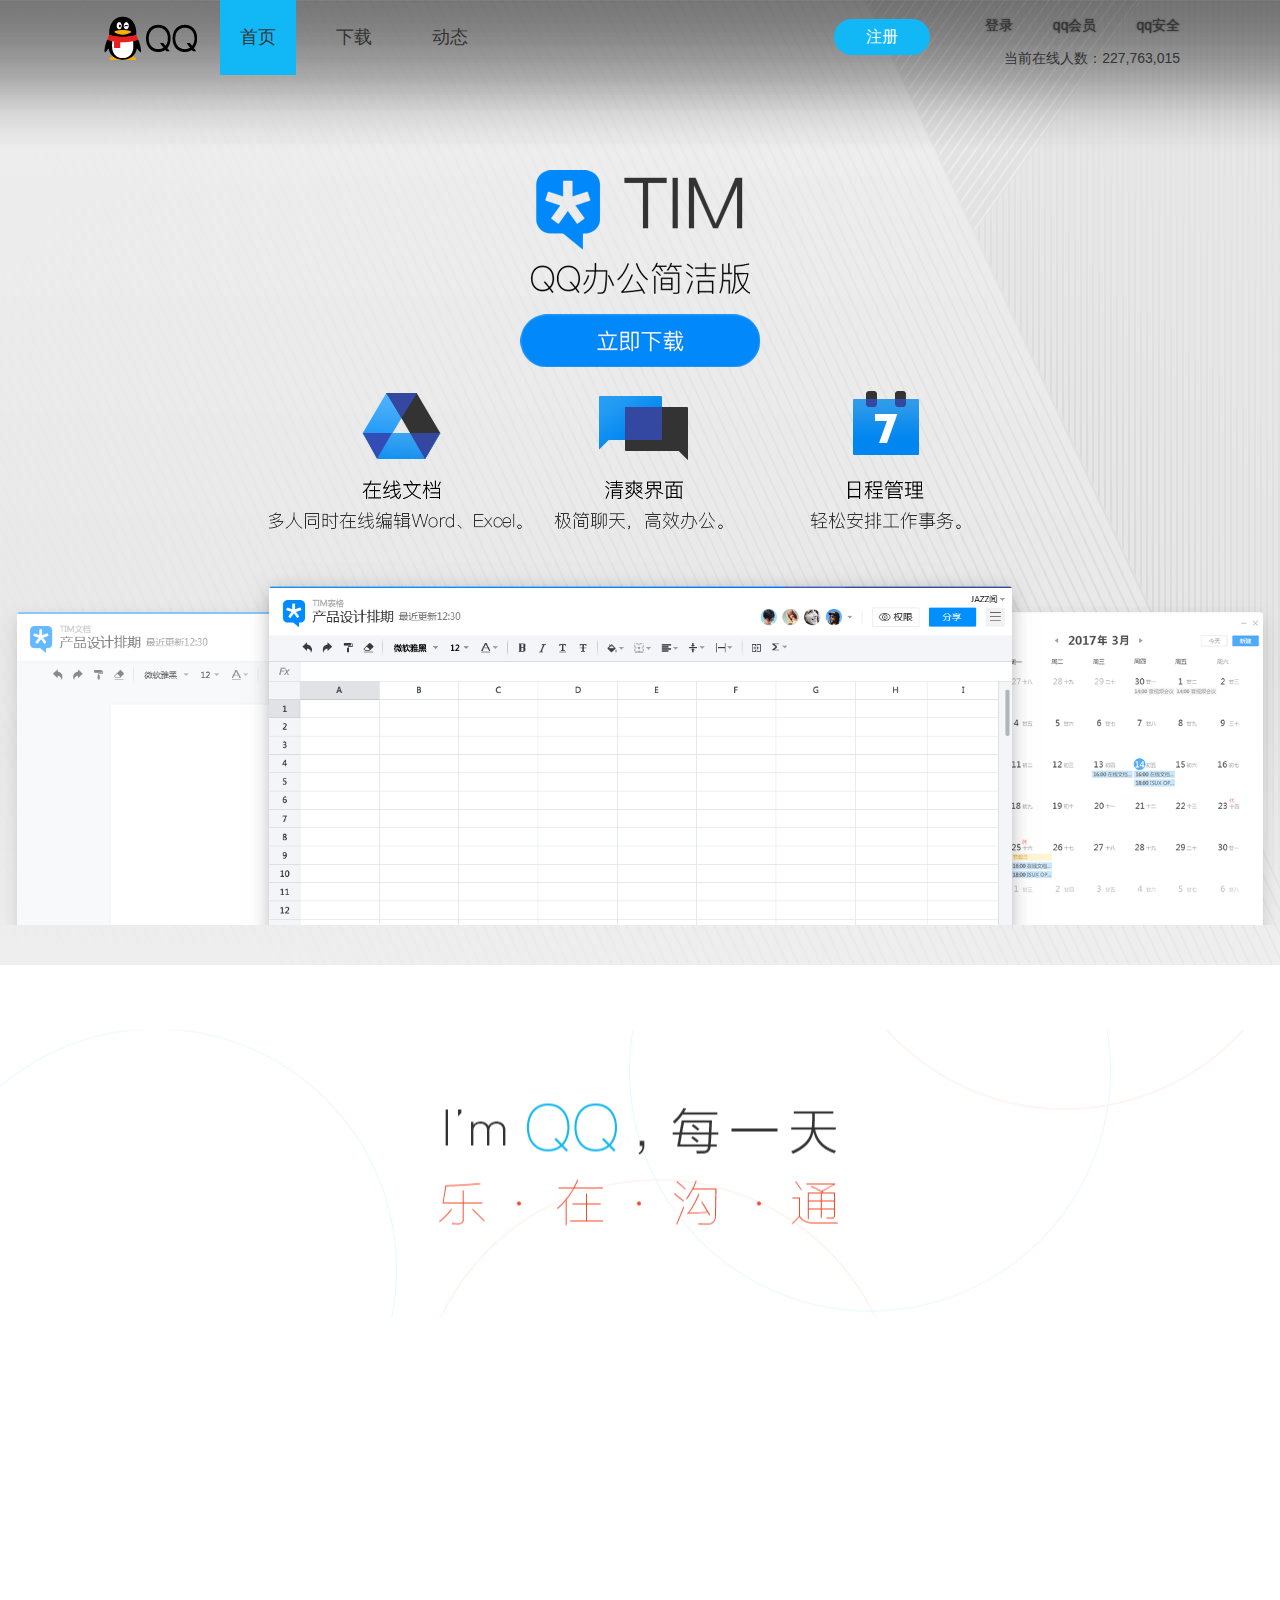
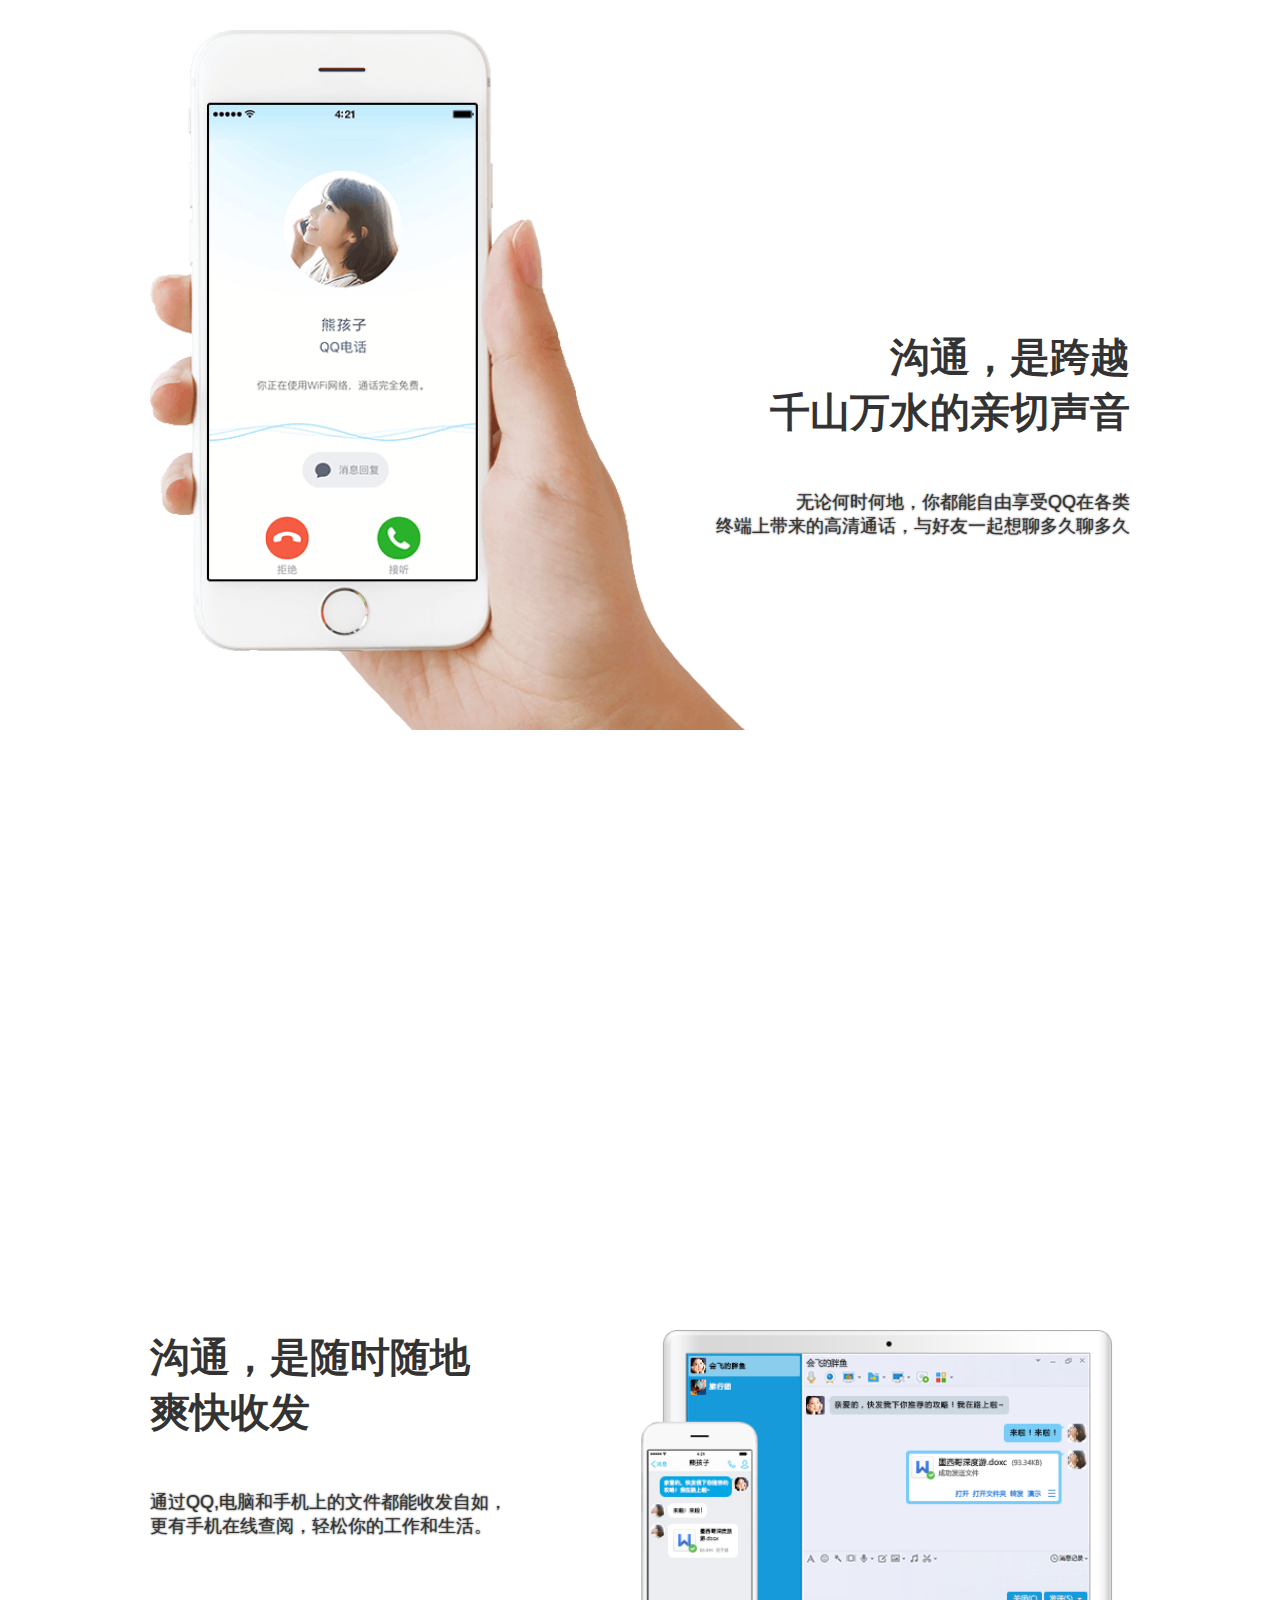
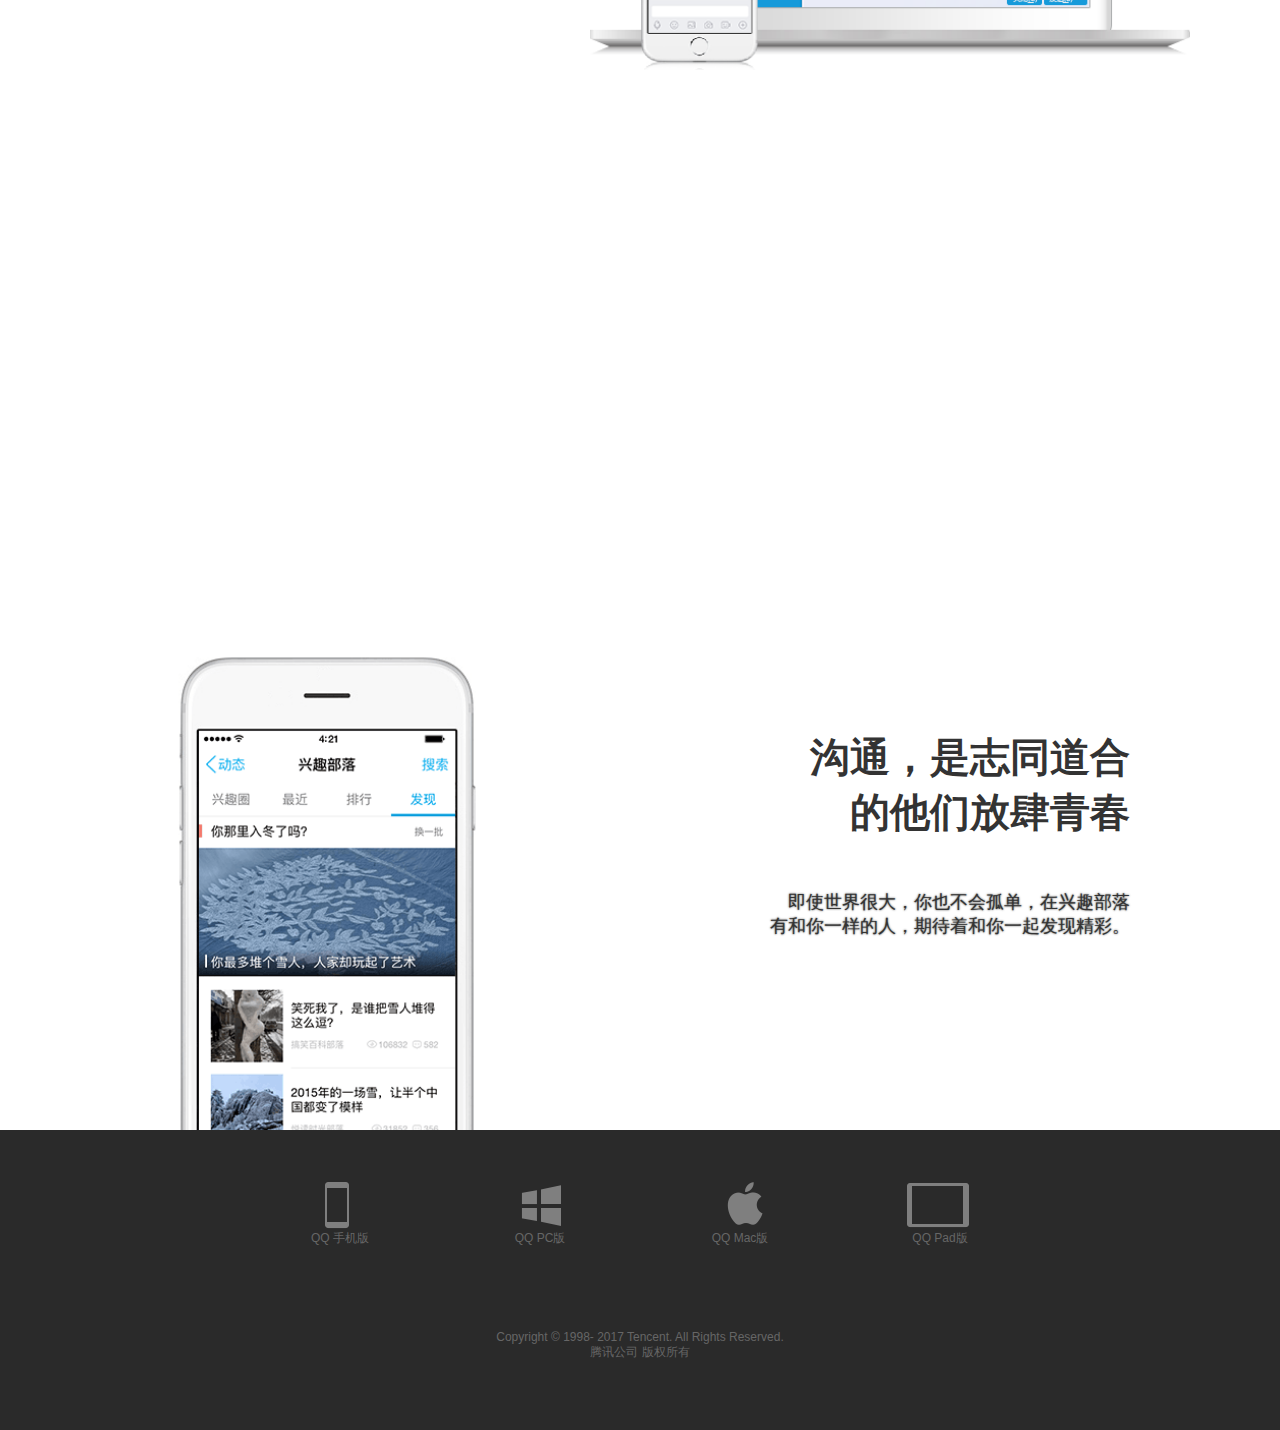
<file: parallax/index.html>
<!DOCTYPE html>
<html lang="en">
<head>
    <meta charset="UTF-8">
    <title>QQTIM</title>
    <link rel="stylesheet" href="css/index.css">
    <!--[if lte IE 8]>
    <script src="js/html5shiv.min.js"></script>
    <![endif]-->
</head>
<body>
<!--导航-->
<nav class="qq_nav">
    <div class="wrapper">
        <a href="#" class="logo"></a>
        <ul class="nav">
            <li><a class="active" href="#">首页</a></li>
            <li><a href="#">下载</a></li>
            <li><a href="#">动态</a></li>
        </ul>
        <div class="other">
            <ul>
                <li><a href="#">qq安全</a></li>
                <li><a href="#">qq会员</a></li>
                <li><a href="#">登录</a></li>
            </ul>
            <span>当前在线人数：227,763,015</span>
        </div>
        <a href="#" class="register">注册</a>
    </div>
</nav>
<!--展示-->
<section class="qq_banner">
    <img src="images/banner-logo.png" alt="">
    <img src="images/banner-download.png" alt="">
    <img src="images/banner-list.png" alt="">
    <img src="images/banner-product.png" alt="">
</section>
<!--语音-->
<section class="qq_sound">
    <!--seo优化-->
    <h1>I'm QQ - 每一天，乐在沟通</h1>
    <div class="bg" data-stellar-background-ratio="0.3"></div>
    <div class="content">
        <div class="iphone"></div>
        <h2>沟通，是跨越<br>千山万水的亲切声音</h2>
        <p>无论何时何地，你都能自由享受QQ在各类<br>终端上带来的高清通话，与好友一起想聊多久聊多久</p>
    </div>
</section>
<!--文件-->
<section class="qq_file">
    <div class="bg" data-stellar-background-ratio="0.3"></div>
    <div class="content">
        <h2>沟通，是随时随地<br>爽快收发</h2>
        <p>通过QQ,电脑和手机上的文件都能收发自如，<br>更有手机在线查阅，轻松你的工作和生活。</p>
        <div class="mac"></div>
    </div>
</section>
<!--兴趣-->
<section class="qq_interest">
    <div class="bg"  data-stellar-background-ratio="0.3"></div>
    <div class="content">
        <div class="phone"></div>
        <h2>沟通，是志同道合<br>的他们放肆青春</h2>
        <p>即使世界很大，你也不会孤单，在兴趣部落<br>有和你一样的人，期待着和你一起发现精彩。</p>
    </div>
</section>
<!--底部-->
<footer class="qq_footer">
    <div class="content">
        <div class="plats">
            <a class="plmb" href="#" target="_blank">QQ 手机版</a>
            <a class="plpc" href="#" target="_blank">QQ PC版</a>
            <a class="plmac" href="#" target="_blank">QQ Mac版</a>
            <a class="plpad" href="#" target="_blank">QQ Pad版</a>
        </div>
        <p>Copyright © 1998- 2017 Tencent. All Rights Reserved.</p>
        <p>腾讯公司 版权所有</p>
    </div>
</footer>
<script src="js/jquery.min.js"></script>
<script src="js/jquery.stellar.js"></script>
<script src="js/index.js"></script>
</body>
</html>
</file>
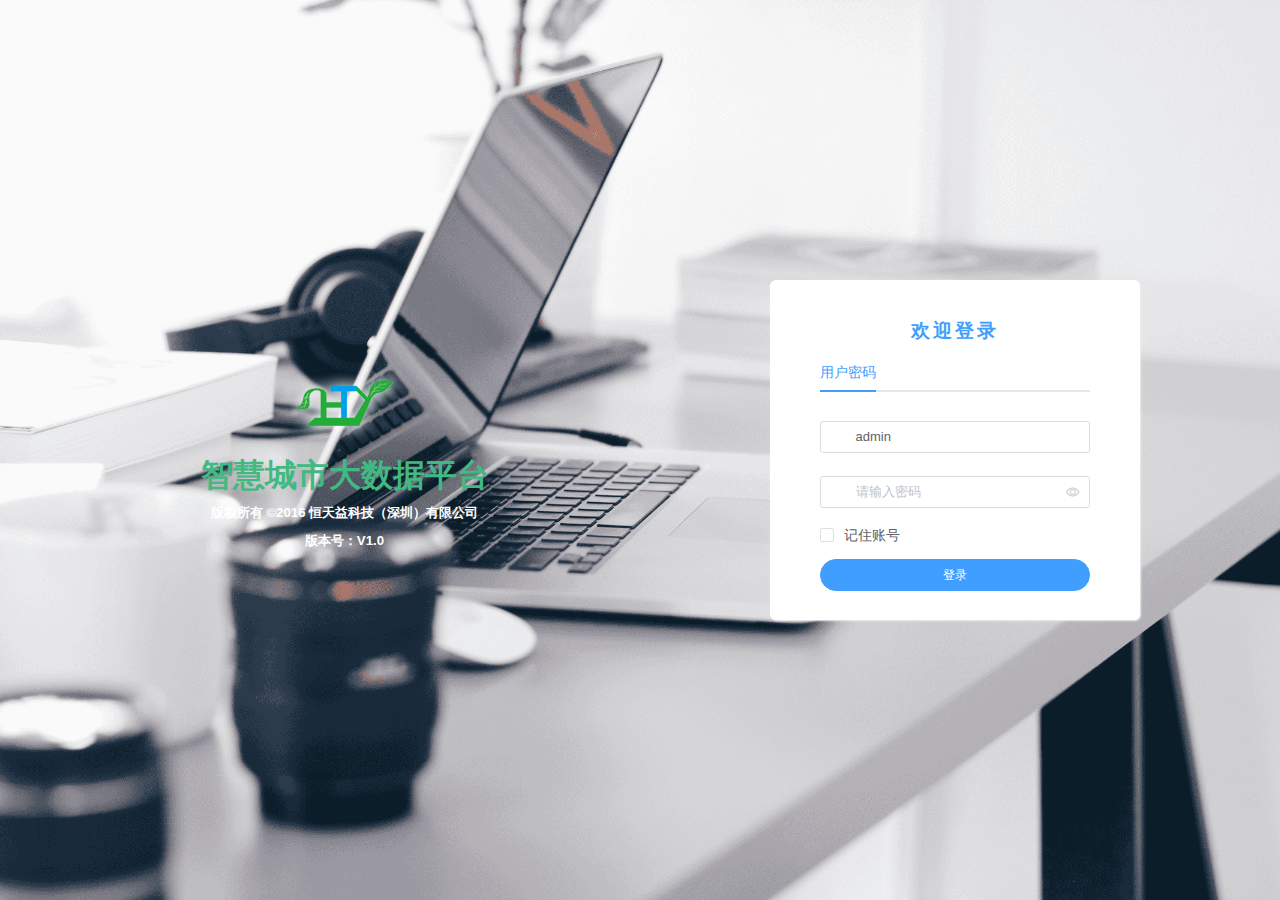
<file: vue-permission/index.html>
<!DOCTYPE html><html><head><meta charset=utf-8><meta name=viewport content="width=device-width,initial-scale=1"><title>智慧城市大数据平台</title><script type=text/javascript src="http://api.map.baidu.com/api?v=2.0&ak=z9qCxCnqi2R1jnsE6jqGMb7bfvk0Vigt"></script><style>html,
    body,
    #app {
      height: 100%;
      margin: 0px;
      padding: 0px;
    }
    .chromeframe {
      margin: 0.2em 0;
      background: #ccc;
      color: #000;
      padding: 0.2em 0;
    }

    #loader-wrapper {
      position: fixed;
      top: 0;
      left: 0;
      width: 100%;
      height: 100%;
      z-index: 999999;
    }

    #loader {
      display: block;
      position: relative;
      left: 50%;
      top: 50%;
      width: 150px;
      height: 150px;
      margin: -75px 0 0 -75px;
      border-radius: 50%;
      border: 3px solid transparent;
      /* COLOR 1 */
      border-top-color: #FFF;
      -webkit-animation: spin 2s linear infinite;
      /* Chrome, Opera 15+, Safari 5+ */
      -ms-animation: spin 2s linear infinite;
      /* Chrome, Opera 15+, Safari 5+ */
      -moz-animation: spin 2s linear infinite;
      /* Chrome, Opera 15+, Safari 5+ */
      -o-animation: spin 2s linear infinite;
      /* Chrome, Opera 15+, Safari 5+ */
      animation: spin 2s linear infinite;
      /* Chrome, Firefox 16+, IE 10+, Opera */
      z-index: 1001;
    }

    #loader:before {
      content: "";
      position: absolute;
      top: 5px;
      left: 5px;
      right: 5px;
      bottom: 5px;
      border-radius: 50%;
      border: 3px solid transparent;
      /* COLOR 2 */
      border-top-color: #FFF;
      -webkit-animation: spin 3s linear infinite;
      /* Chrome, Opera 15+, Safari 5+ */
      -moz-animation: spin 3s linear infinite;
      /* Chrome, Opera 15+, Safari 5+ */
      -o-animation: spin 3s linear infinite;
      /* Chrome, Opera 15+, Safari 5+ */
      -ms-animation: spin 3s linear infinite;
      /* Chrome, Opera 15+, Safari 5+ */
      animation: spin 3s linear infinite;
      /* Chrome, Firefox 16+, IE 10+, Opera */
    }

    #loader:after {
      content: "";
      position: absolute;
      top: 15px;
      left: 15px;
      right: 15px;
      bottom: 15px;
      border-radius: 50%;
      border: 3px solid transparent;
      border-top-color: #FFF;
      /* COLOR 3 */
      -moz-animation: spin 1.5s linear infinite;
      /* Chrome, Opera 15+, Safari 5+ */
      -o-animation: spin 1.5s linear infinite;
      /* Chrome, Opera 15+, Safari 5+ */
      -ms-animation: spin 1.5s linear infinite;
      /* Chrome, Opera 15+, Safari 5+ */
      -webkit-animation: spin 1.5s linear infinite;
      /* Chrome, Opera 15+, Safari 5+ */
      animation: spin 1.5s linear infinite;
      /* Chrome, Firefox 16+, IE 10+, Opera */
    }


    @-webkit-keyframes spin {
      0% {
        -webkit-transform: rotate(0deg);
        /* Chrome, Opera 15+, Safari 3.1+ */
        -ms-transform: rotate(0deg);
        /* IE 9 */
        transform: rotate(0deg);
        /* Firefox 16+, IE 10+, Opera */
      }
      100% {
        -webkit-transform: rotate(360deg);
        /* Chrome, Opera 15+, Safari 3.1+ */
        -ms-transform: rotate(360deg);
        /* IE 9 */
        transform: rotate(360deg);
        /* Firefox 16+, IE 10+, Opera */
      }
    }

    @keyframes spin {
      0% {
        -webkit-transform: rotate(0deg);
        /* Chrome, Opera 15+, Safari 3.1+ */
        -ms-transform: rotate(0deg);
        /* IE 9 */
        transform: rotate(0deg);
        /* Firefox 16+, IE 10+, Opera */
      }
      100% {
        -webkit-transform: rotate(360deg);
        /* Chrome, Opera 15+, Safari 3.1+ */
        -ms-transform: rotate(360deg);
        /* IE 9 */
        transform: rotate(360deg);
        /* Firefox 16+, IE 10+, Opera */
      }
    }

    #loader-wrapper .loader-section {
      position: fixed;
      top: 0;
      width: 51%;
      height: 100%;
      background: #7171C6;
      /* Old browsers */
      z-index: 1000;
      -webkit-transform: translateX(0);
      /* Chrome, Opera 15+, Safari 3.1+ */
      -ms-transform: translateX(0);
      /* IE 9 */
      transform: translateX(0);
      /* Firefox 16+, IE 10+, Opera */
    }

    #loader-wrapper .loader-section.section-left {
      left: 0;
    }

    #loader-wrapper .loader-section.section-right {
      right: 0;
    }

    /* Loaded */

    .loaded #loader-wrapper .loader-section.section-left {
      -webkit-transform: translateX(-100%);
      /* Chrome, Opera 15+, Safari 3.1+ */
      -ms-transform: translateX(-100%);
      /* IE 9 */
      transform: translateX(-100%);
      /* Firefox 16+, IE 10+, Opera */
      -webkit-transition: all 0.7s 0.3s cubic-bezier(0.645, 0.045, 0.355, 1.000);
      transition: all 0.7s 0.3s cubic-bezier(0.645, 0.045, 0.355, 1.000);
    }

    .loaded #loader-wrapper .loader-section.section-right {
      -webkit-transform: translateX(100%);
      /* Chrome, Opera 15+, Safari 3.1+ */
      -ms-transform: translateX(100%);
      /* IE 9 */
      transform: translateX(100%);
      /* Firefox 16+, IE 10+, Opera */
      -webkit-transition: all 0.7s 0.3s cubic-bezier(0.645, 0.045, 0.355, 1.000);
      transition: all 0.7s 0.3s cubic-bezier(0.645, 0.045, 0.355, 1.000);
    }

    .loaded #loader {
      opacity: 0;
      -webkit-transition: all 0.3s ease-out;
      transition: all 0.3s ease-out;
    }

    .loaded #loader-wrapper {
      visibility: hidden;
      -webkit-transform: translateY(-100%);
      /* Chrome, Opera 15+, Safari 3.1+ */
      -ms-transform: translateY(-100%);
      /* IE 9 */
      transform: translateY(-100%);
      /* Firefox 16+, IE 10+, Opera */
      -webkit-transition: all 0.3s 1s ease-out;
      transition: all 0.3s 1s ease-out;
    }

    /* JavaScript Turned Off */

    .no-js #loader-wrapper {
      display: none;
    }

    .no-js h1 {
      color: #222222;
    }

    #loader-wrapper .load_title {
      color: #FFF;
      font-size: 20px;
      width: 100%;
      text-align: center;
      z-index: 9999999999999;
      position: absolute;
      top: 60%;
      opacity: 1;
      line-height: 30px;
    }

    #loader-wrapper .load_title span {
      font-weight: normal;
      font-style: italic;
      font-size: 13px;
      color: #FFF;
      opacity: 0.5;
    }</style><link rel="shortcut icon" href=/vue-permission/log.ico><link href=/vue-permission/static/css/app.f317c25a96d28ac69c04bac79b1f3207.css rel=stylesheet></head><body><div id=app><div id=loader-wrapper><div id=loader></div><div class="loader-section section-left"></div><div class="loader-section section-right"></div><div class=load_title>正在加载...<br><span>版权所有 ©2016 恒天益科技（深圳）有限公司</span><br><span>版本号：V1.0</span></div></div></div><script type=text/javascript src=/vue-permission/static/js/manifest.e7045ecf62c2c64ab19c.js></script><script type=text/javascript src=/vue-permission/static/js/app.31e263747df4888f9b1a.js></script></body></html>
</file>
<file: parallax/css/index.css>
/*============reset css===========*/
* {
    margin: 0;
    padding: 0;
}
body {
    font-size: 14px;
    font-family: "Microsoft YaHei", sans-serif;
    color: #333;
}
ul{
    list-style: none;
}
a{
    color: #333;
    text-decoration: none;
}
/*============model css===========*/
.qq_nav{
    height: 150px;
    background: url("../images/nav_bg.png") repeat-x;
    position: absolute;
    left: 0;
    top: 0;
    width: 100%;
}
.qq_nav .wrapper{
    width: 1080px;
    height: 75px;
    margin: 0 auto;
}
.qq_nav .wrapper .logo{
    width: 100px;
    height: 75px;
    background: url("../images/nav_brand.png") no-repeat center;
    float: left;
}
.qq_nav .wrapper .nav{
    float: left;
}
.qq_nav .wrapper .nav li{
    float: left;
    font-size: 18px;
    line-height: 75px;
    margin-left: 20px;
}
.qq_nav .wrapper .nav li a{
    display: block;
    padding: 0 20px;
}
.qq_nav .wrapper .nav li a.active,
.qq_nav .wrapper .nav li a:hover{
    background: #12b7f5;
}

.qq_nav .wrapper .register{
    float: right;
    height: 36px;
    width: 96px;
    text-align: center;
    line-height: 36px;
    font-size: 16px;
    background: #12b7f5;
    color: #fff;
    border-radius: 18px;
    margin-top:19px;
}
.qq_nav .wrapper .other{
    float: right;
    width: 250px;
    height: 75px;
}
.qq_nav .wrapper .other ul {
    width: 250px;
}
.qq_nav .wrapper .other ul li{
    float: right;
    margin-left:40px;
}
.qq_nav .wrapper .other ul li a{
    font-size: 14px;
    text-shadow: 0 0 2px #333;
    height: 50px;
    line-height: 50px;
}
.qq_nav .wrapper .other span{
    float: right;
}



.qq_banner{
    height: 880px;
    background: url("../images/banner-bg.jpg") no-repeat center top;
    padding-top: 150px;
}

.qq_banner img{
    display: block;
    margin: 20px auto 0;
}
.qq_banner img:last-child{
    width: 100%;
    /*自适应  等比例缩放  图片有这个特殊效果  */
}





.qq_sound{

}
.qq_sound h1{
    height: 300px;
    background: url("../images/sound-text.png") no-repeat center/cover;
    font-size: 0;
}
.qq_sound .bg{
    height: 500px;
    background: url("../images/sound-bg.jpg") no-repeat center/cover;
}
.qq_sound .content{
    height: 500px;
    width: 980px;
    margin: 0 auto;
    position: relative;
}
.qq_sound .content .iphone{
    position: absolute;
    left: 0;
    top: -200px;
    width: 700px;
    height: 700px;
    background: url("../images/sound-phone.png") no-repeat center top/cover;
}
.qq_sound .content h2{
    float: right;
    padding-top: 100px;
    width: 500px;
    text-align: right;
    font-size: 40px;
}
.qq_sound .content p{
    padding-top: 50px;
    float: right;
    width: 500px;
    text-align: right;
    font-size: 18px;
    text-shadow: 0 0 2px #333;
}




.qq_file{}
.qq_file .bg{
    height: 500px;
    background: url("../images/file-bg.jpg") no-repeat center/cover;
}
.qq_file .content{
    height: 500px;
    width: 980px;
    margin:  0 auto;
    position: relative;
}
.qq_file .content .mac{
    width: 600px;
    height: 340px;
    background: url("../images/file-mac.png") no-repeat center/cover;
    position: absolute;
    right: -60px;
    top: 100px;
}
.qq_file .content h2{
    float: left;
    padding-top: 100px;
    width: 500px;
    text-align: left;
    font-size: 40px;
}
.qq_file .content p{
    padding-top: 50px;
    float: left;
    width: 500px;
    text-align: left;
    font-size: 18px;
    text-shadow: 0 0 2px #333;
}






.qq_interest{}
.qq_interest .bg{
    height: 500px;
    background: url("../images/interest-bg.jpg") no-repeat center/cover;
}
.qq_interest .content{
    height: 500px;
    width: 980px;
    margin: 0 auto;
    position: relative;
}
.qq_interest .content .phone{
    position: absolute;
    left: 0;
    top: 0;
    width: 350px;
    height: 500px;
    background: url("../images/interest-phone.png") no-repeat center top/cover;
}
.qq_interest .content h2{
    float: right;
    padding-top: 100px;
    width: 500px;
    text-align: right;
    font-size: 40px;
}
.qq_interest .content p{
    padding-top: 50px;
    float: right;
    width: 500px;
    text-align: right;
    font-size: 18px;
    text-shadow: 0 0 2px #333;
}





.qq_footer{
    height: 250px;
    background: #2a2a2a;
    font-size: 12px;
    text-align: center;
    padding-top: 50px;
    color: #666;
}
.plats{
    width: 800px;
    height: 150px;
    margin: 0 auto;
    display: block;
}
.plats a {
    float: left;
    background: transparent url(../images/footer.png) no-repeat 10px 0;
    text-align: center;
    font-size: 12px;
    color: #666;
    padding-top: 50px;
    width: 80px;
    margin: 0 60px;
}
.plats a:hover {
    color: #12b7f5;
}
.plats a.plmb {
    background-position: 0 0;
}
.plats a.plmb:hover {
    background-position: 0 -93px;
}
.plats a.plpc {
    background-position: -105px 0;
}
.plats a.plpc:hover {
    background-position: -105px -93px;
}
.plats a.plmac {
    background-position: -210px 0;
}
.plats a.plmac:hover {
    background-position: -210px -93px;
}
.plats a.plpad {
    background-position: -326px 0;
}
.plats a.plpad:hover {
    background-position: -326px -93px;
}

.qq_sound .bg,.qq_file .bg,.qq_interest .bg{
    background-attachment: fixed;
}
</file>
